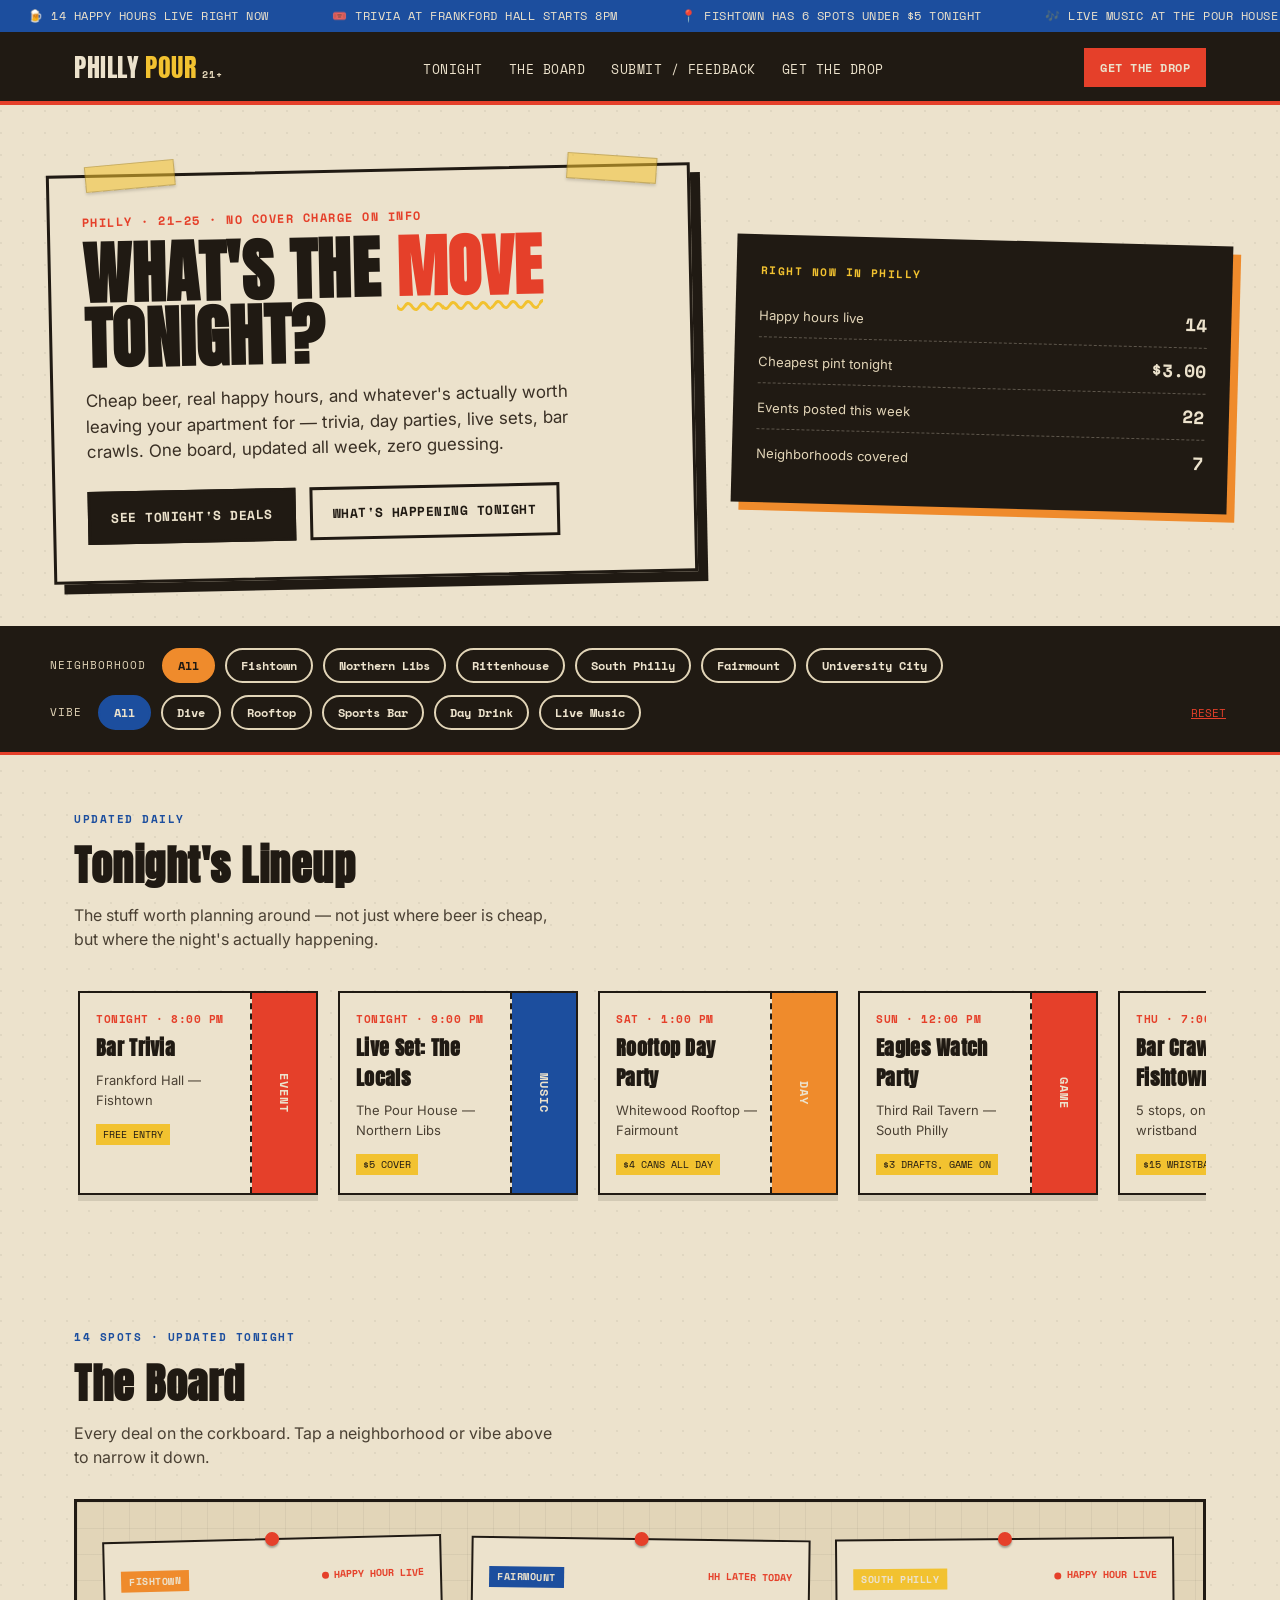
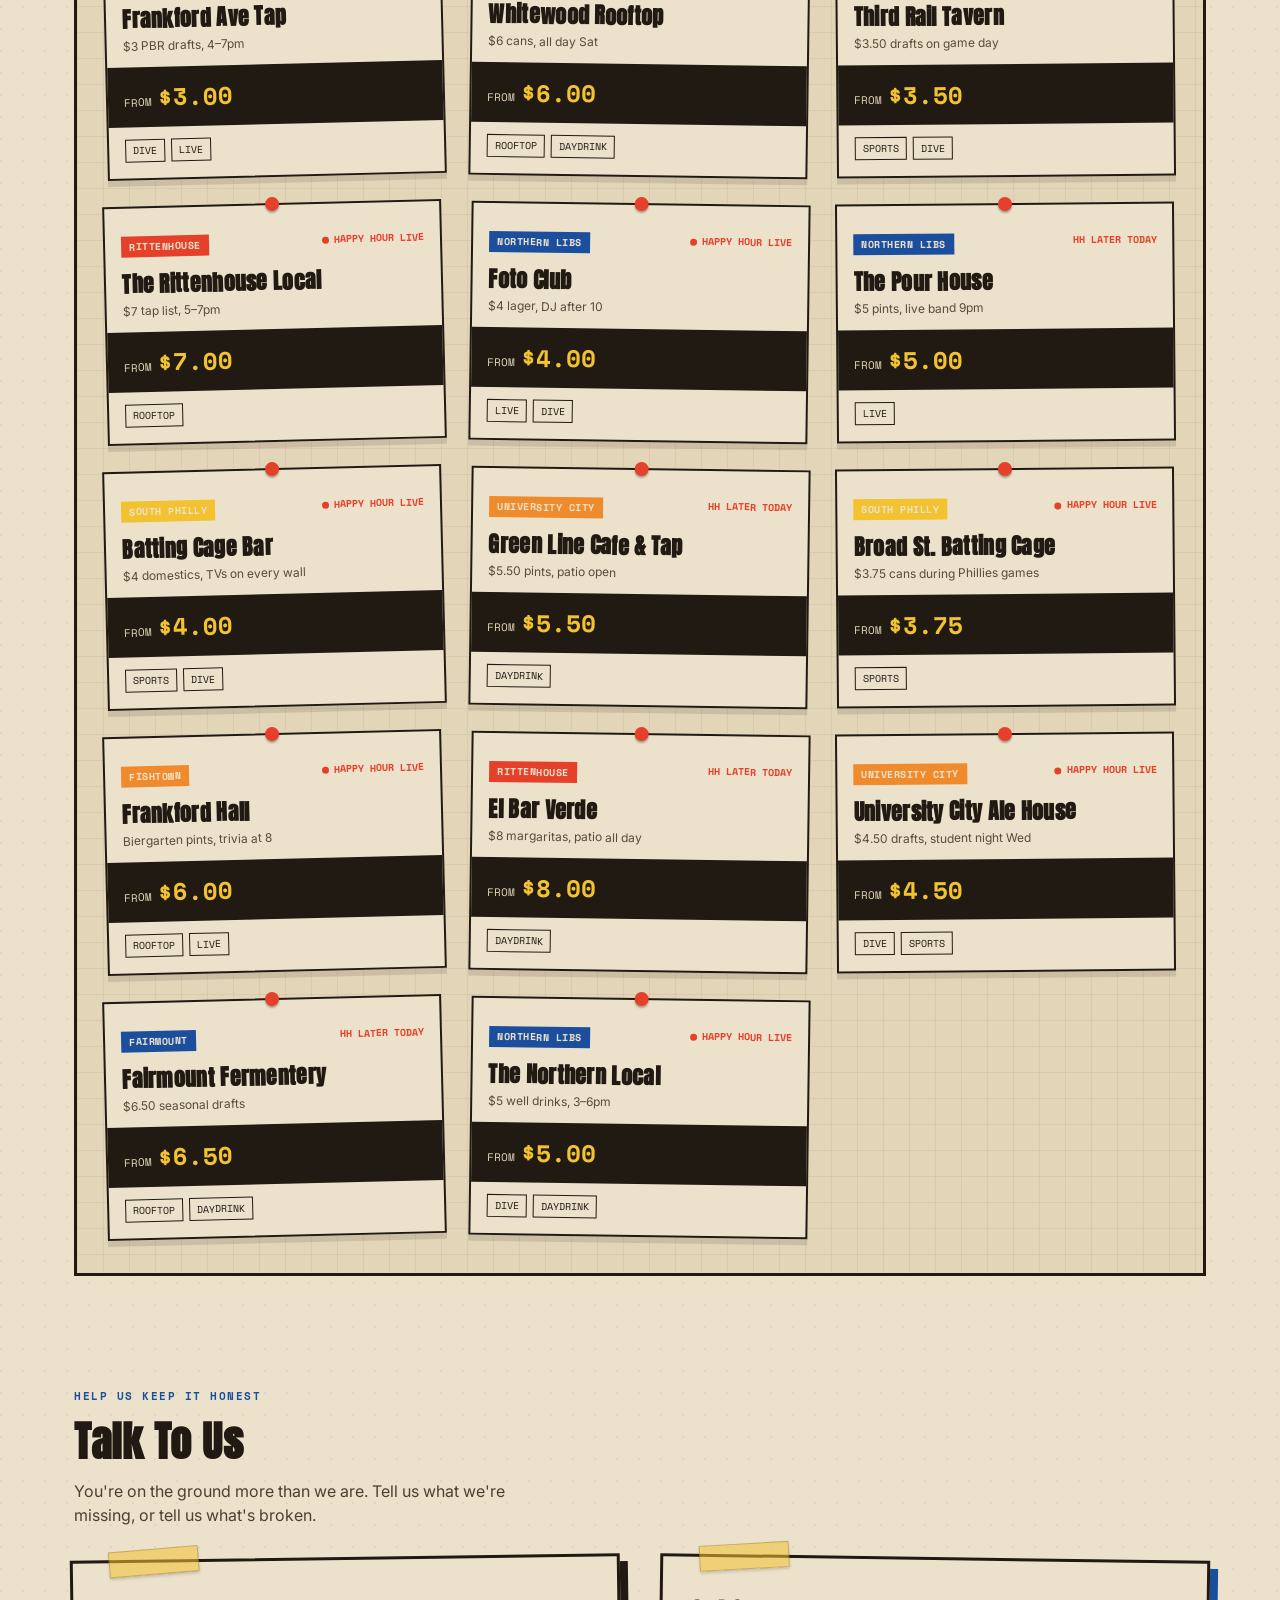
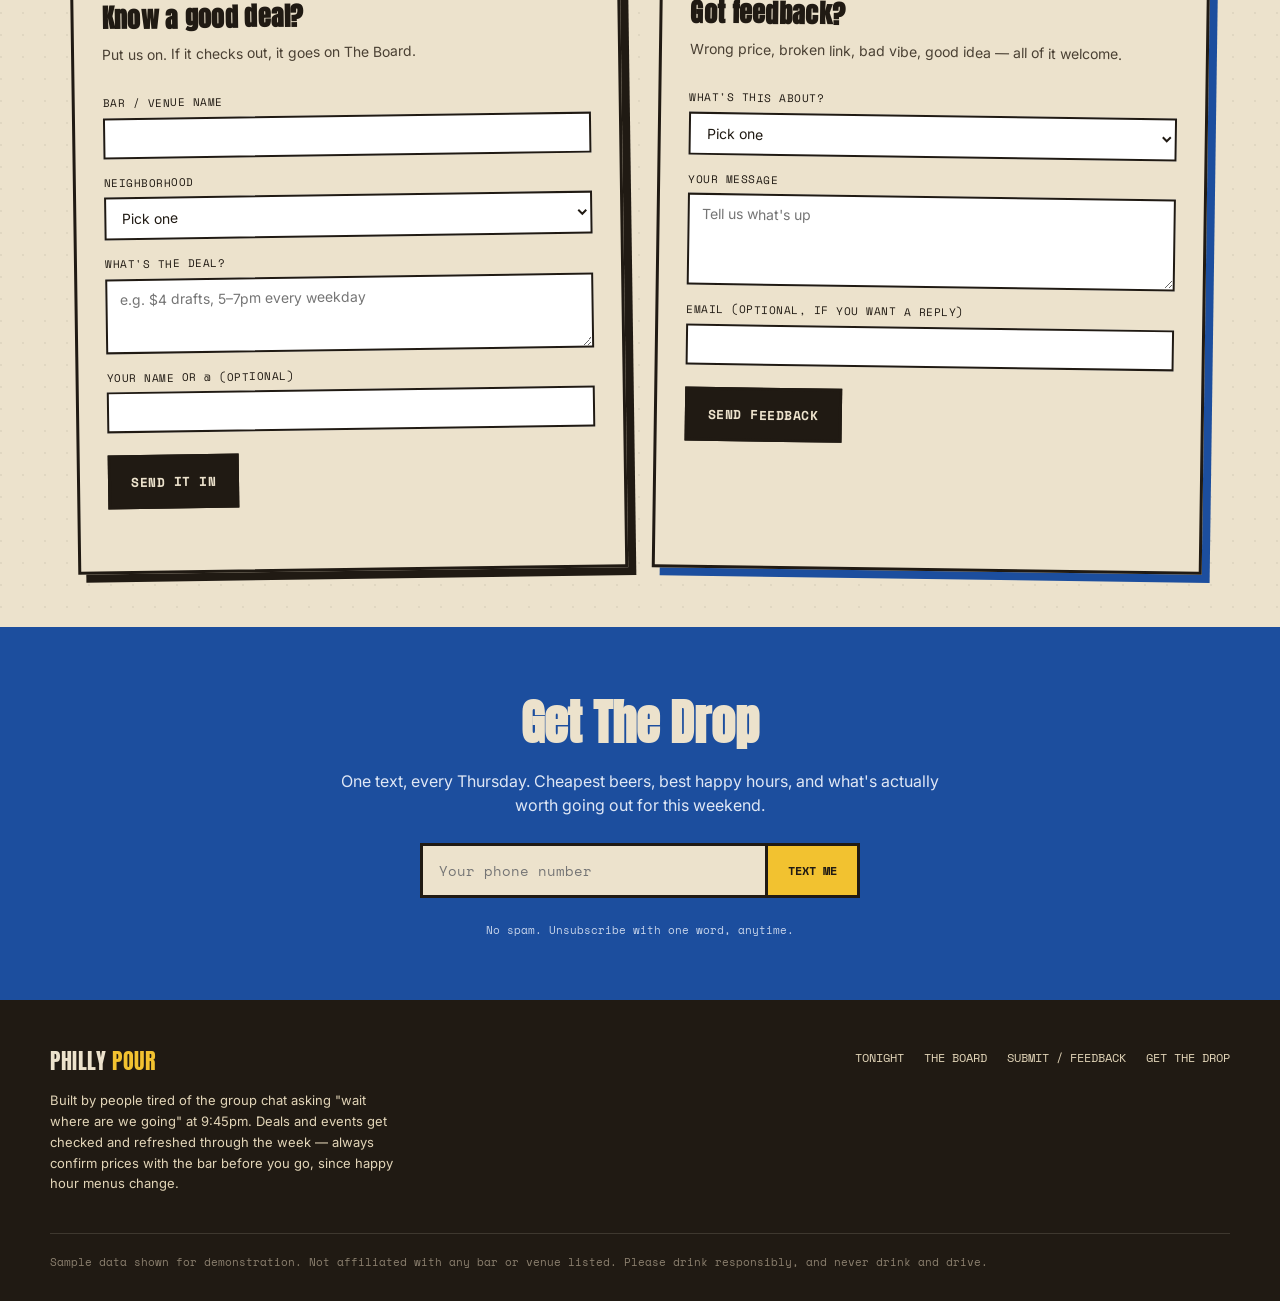
<file: new index.html>
<!DOCTYPE html>
<html lang="en">
<head>
<meta charset="UTF-8">
<meta name="viewport" content="width=device-width, initial-scale=1.0">
<title>Philly Pour — What's the move tonight?</title>
<meta name="description" content="Cheap beer, real happy hours, and whatever's worth going out for tonight in Philly — trivia, day parties, live sets, bar crawls.">
<meta property="og:title" content="Philly Pour — What's the move tonight?">
<meta property="og:description" content="Cheap beer, happy hours, and tonight's lineup — one board for Philly nightlife.">
<meta property="og:type" content="website">
<link rel="icon" href="data:image/svg+xml,%3Csvg xmlns='http://www.w3.org/2000/svg' viewBox='0 0 100 100'%3E%3Crect width='100' height='100' fill='%23201A13'/%3E%3Ctext x='50' y='68' font-size='60' font-family='Arial,sans-serif' font-weight='bold' fill='%23E5402A' text-anchor='middle'%3EP%3C/text%3E%3C/svg%3E">
<link rel="preconnect" href="https://fonts.googleapis.com">
<link href="https://fonts.googleapis.com/css2?family=Anton&family=Space+Mono:wght@400;700&family=Inter:wght@400;500;600;700;800&display=swap" rel="stylesheet">
<style>
:root{
  --paper: #ECE2CC;
  --paper-dark: #E2D5B8;
  --ink: #201A13;
  --riso-red: #E5402A;
  --riso-blue: #1C4E9E;
  --riso-orange: #EF8B2C;
  --acid-yellow: #F2C230;
  --tape: rgba(242,194,48,0.55);
  --card-shadow: 0 6px 0 rgba(32,26,19,0.12);
  --font-display: 'Anton', sans-serif;
  --font-mono: 'Space Mono', monospace;
  --font-body: 'Inter', sans-serif;
  --header-h: 96px; /* updated by JS to the header's real height */
}

*{box-sizing:border-box;}
html{scroll-behavior:smooth;}
body{
  margin:0;
  background:
    radial-gradient(circle at 1px 1px, rgba(32,26,19,0.06) 1px, transparent 0) 0 0/22px 22px,
    var(--paper);
  color:var(--ink);
  font-family:var(--font-body);
  line-height:1.5;
  -webkit-font-smoothing:antialiased;
}
a{color:inherit;}
img,svg{display:block;max-width:100%;}
.container{max-width:1180px;margin:0 auto;padding:0 24px;}
::selection{background:var(--riso-red);color:var(--paper);}

a:focus-visible, button:focus-visible, input:focus-visible{
  outline:3px solid var(--riso-blue);
  outline-offset:2px;
}
.visually-hidden{
  position:absolute; width:1px; height:1px; padding:0; margin:-1px;
  overflow:hidden; clip:rect(0,0,0,0); white-space:nowrap; border:0;
}

/* ---------- NAV ---------- */
header{
  position:sticky; top:0; z-index:50;
  background:var(--ink);
  color:var(--paper);
  border-bottom:4px solid var(--riso-red);
}
.nav{
  display:flex; align-items:center; justify-content:space-between;
  padding:14px 24px;
  max-width:1180px; margin:0 auto;
  gap:16px;
}
.logo{
  font-family:var(--font-display);
  font-size:26px;
  letter-spacing:0.5px;
  display:flex; align-items:baseline; gap:6px;
  text-decoration:none;
  color:var(--paper);
}
.logo span{color:var(--acid-yellow);}
.logo small{
  font-family:var(--font-mono);
  font-size:10px;
  color:var(--paper-dark);
  letter-spacing:1px;
  font-weight:700;
}
.navlinks{display:flex; gap:26px; list-style:none; margin:0; padding:0;}
.navlinks a{
  font-family:var(--font-mono);
  font-size:13px;
  text-transform:uppercase;
  letter-spacing:0.5px;
  text-decoration:none;
  border-bottom:2px solid transparent;
  padding-bottom:2px;
}
.navlinks a:hover{border-bottom-color:var(--riso-red);}
.btn-drop{
  font-family:var(--font-mono);
  font-size:12px;
  font-weight:700;
  letter-spacing:0.5px;
  text-transform:uppercase;
  background:var(--riso-red);
  color:var(--paper);
  border:none;
  padding:11px 16px;
  cursor:pointer;
  white-space:nowrap;
}
.btn-drop:hover{background:#c9331f;}
.navbtns{display:flex; align-items:center; gap:20px;}
@media (max-width:820px){
  .navlinks{display:none;}
}

/* ---------- HERO ---------- */
.ticker-wrap{
  background:var(--riso-blue);
  color:var(--paper);
  overflow:hidden;
  white-space:nowrap;
  border-bottom:2px solid var(--ink);
}
.ticker{
  display:inline-block;
  padding:7px 0;
  font-family:var(--font-mono);
  font-size:12px;
  letter-spacing:0.5px;
  animation:scroll-left 32s linear infinite;
}
.ticker span{padding:0 28px;}
@keyframes scroll-left{
  0%{transform:translateX(0);}
  100%{transform:translateX(-50%);}
}
@media (prefers-reduced-motion:reduce){
  .ticker{animation:none;}
}

.hero{
  padding:64px 24px 48px;
  position:relative;
}
.hero-inner{
  max-width:1180px; margin:0 auto;
  display:grid;
  grid-template-columns:1.3fr 1fr;
  gap:40px;
  align-items:center;
}
.flyer{
  background:var(--paper);
  border:3px solid var(--ink);
  padding:36px 32px;
  position:relative;
  box-shadow:10px 10px 0 var(--ink);
  transform:rotate(-1.2deg);
}
.tape{
  position:absolute;
  width:90px; height:26px;
  background:var(--tape);
  border:1px solid rgba(32,26,19,0.2);
  top:-14px; left:36px;
  transform:rotate(-4deg);
  box-shadow:0 2px 3px rgba(0,0,0,0.15);
}
.tape.two{left:auto; right:30px; top:-12px; transform:rotate(5deg);}
.eyebrow{
  font-family:var(--font-mono);
  font-size:12px;
  letter-spacing:1.5px;
  text-transform:uppercase;
  color:var(--riso-red);
  font-weight:700;
  margin:0 0 10px;
}
h1.headline{
  font-family:var(--font-display);
  font-size:clamp(40px, 6vw, 68px);
  line-height:0.95;
  margin:0 0 18px;
  letter-spacing:0.5px;
}
h1.headline em{
  font-style:normal;
  color:var(--riso-red);
  text-decoration:underline wavy var(--acid-yellow) 3px;
  text-underline-offset:6px;
}
.hero p.sub{
  font-size:17px;
  max-width:46ch;
  margin:0 0 26px;
  color:#3a3025;
}
.hero-ctas{display:flex; gap:14px; flex-wrap:wrap;}
.btn-primary, .btn-secondary{
  font-family:var(--font-mono);
  font-weight:700;
  font-size:13px;
  text-transform:uppercase;
  letter-spacing:0.5px;
  padding:14px 20px;
  text-decoration:none;
  cursor:pointer;
  border:3px solid var(--ink);
  display:inline-block;
}
.btn-primary{background:var(--ink); color:var(--paper);}
.btn-primary:hover{background:var(--riso-red); border-color:var(--riso-red); color:var(--paper);}
.btn-secondary{background:transparent; color:var(--ink);}
.btn-secondary:hover{background:var(--ink); color:var(--paper);}

.stat-stub{
  background:var(--ink);
  color:var(--paper);
  padding:28px 24px;
  position:relative;
  transform:rotate(1.5deg);
  box-shadow:8px 8px 0 var(--riso-orange);
}
.stat-stub h3{
  font-family:var(--font-mono);
  font-size:11px;
  letter-spacing:1.5px;
  text-transform:uppercase;
  color:var(--acid-yellow);
  margin:0 0 12px;
}
.stat-row{display:flex; justify-content:space-between; align-items:baseline; padding:9px 0; border-bottom:1px dashed rgba(236,226,204,0.3);}
.stat-row:last-child{border-bottom:none;}
.stat-num{font-family:var(--font-mono); font-weight:700; font-size:18px; color:var(--paper);}
.stat-label{font-size:13px; color:var(--paper-dark);}
@media (max-width:900px){
  .hero-inner{grid-template-columns:1fr;}
}

/* ---------- SECTION HEADERS ---------- */
.section{padding:56px 24px;}
.section-head{
  display:flex; align-items:flex-end; justify-content:space-between; gap:20px;
  margin-bottom:30px; flex-wrap:wrap;
}
.section-head h2{
  font-family:var(--font-display);
  font-size:clamp(28px,4vw,42px);
  margin:0;
  letter-spacing:0.5px;
}
.section-head p{margin:6px 0 0; color:#4a4033; max-width:48ch;}
.kicker{
  font-family:var(--font-mono);
  font-size:11px;
  letter-spacing:1.5px;
  text-transform:uppercase;
  color:var(--riso-blue);
  font-weight:700;
  display:block;
  margin-bottom:6px;
}

/* ---------- FILTER STRIP ---------- */
.filters{
  background:var(--ink);
  padding:22px 24px;
  position:sticky;
  top:var(--header-h);
  z-index:40;
  border-bottom:3px solid var(--riso-red);
}
.filters-inner{max-width:1180px; margin:0 auto;}
.filter-row{display:flex; flex-wrap:wrap; gap:10px; align-items:center; margin-bottom:12px;}
.filter-row:last-child{margin-bottom:0;}
.filter-label{
  font-family:var(--font-mono); font-size:11px; text-transform:uppercase;
  letter-spacing:1px; color:var(--paper-dark); margin-right:6px; white-space:nowrap;
}
.pill{
  font-family:var(--font-mono);
  font-size:12px;
  font-weight:700;
  padding:7px 14px;
  border-radius:999px;
  border:2px solid var(--paper-dark);
  background:transparent;
  color:var(--paper);
  cursor:pointer;
  transition:all .12s ease;
}
.pill:hover{border-color:var(--acid-yellow);}
.pill.active{background:var(--acid-yellow); border-color:var(--acid-yellow); color:var(--ink);}
.pill.line-orange.active{background:var(--riso-orange); border-color:var(--riso-orange); color:var(--ink);}
.pill.line-blue.active{background:var(--riso-blue); border-color:var(--riso-blue); color:var(--paper);}
.pill-reset{
  font-family:var(--font-mono); font-size:11px; text-transform:uppercase;
  color:var(--riso-red); background:none; border:none; cursor:pointer;
  text-decoration:underline; margin-left:auto; padding:7px 4px;
}

/* ---------- TONIGHT'S LINEUP (horizontal ticket stubs) ---------- */
.lineup-scroll{
  display:flex; gap:20px; overflow-x:auto; padding:10px 4px 22px;
  scrollbar-width:thin;
}
.stub{
  flex:0 0 240px;
  background:var(--paper);
  border:2.5px solid var(--ink);
  position:relative;
  box-shadow:var(--card-shadow);
}
.stub::before{
  content:'';
  position:absolute; top:0; bottom:0; right:64px;
  border-right:2.5px dashed var(--ink);
}
.stub .stub-main{padding:18px 78px 18px 16px;}
.stub .stub-tab{
  position:absolute; top:0; right:0; bottom:0; width:64px;
  display:flex; align-items:center; justify-content:center;
  writing-mode:vertical-rl;
  font-family:var(--font-mono); font-weight:700; font-size:12px;
  letter-spacing:1px; text-transform:uppercase;
  color:var(--paper);
}
.stub-day{
  font-family:var(--font-mono); font-size:11px; text-transform:uppercase;
  color:var(--riso-red); font-weight:700; letter-spacing:0.5px;
}
.stub h4{font-family:var(--font-display); font-size:20px; margin:6px 0 8px; letter-spacing:0.3px;}
.stub .venue{font-size:13px; color:#4a4033; margin:0 0 10px;}
.stub .tag{
  display:inline-block; font-family:var(--font-mono); font-size:10px; text-transform:uppercase;
  background:var(--acid-yellow); padding:3px 7px; margin-top:4px;
}
.lineup-empty, .no-results{
  font-family:var(--font-mono); font-size:14px; color:#584c3c;
  padding:20px 4px;
}

/* ---------- THE BOARD (deal grid) ---------- */
.board{
  background:var(--paper-dark);
  background-image:
    linear-gradient(rgba(32,26,19,0.05) 1px, transparent 1px),
    linear-gradient(90deg, rgba(32,26,19,0.05) 1px, transparent 1px);
  background-size: 26px 26px;
  border:3px solid var(--ink);
  padding:36px 28px;
}
.board-grid{
  display:grid;
  grid-template-columns:repeat(auto-fill, minmax(250px,1fr));
  gap:26px;
}
.deal-card{
  background:var(--paper);
  border:2.5px solid var(--ink);
  padding:0;
  box-shadow:var(--card-shadow);
  transform:rotate(var(--rot,0deg));
  transition:transform .15s ease;
}
.deal-card:hover{transform:rotate(0deg) translateY(-3px);}
.deal-card:nth-child(3n+1){--rot:-1.4deg;}
.deal-card:nth-child(3n+2){--rot:0.8deg;}
.deal-card:nth-child(3n){--rot:-0.5deg;}
.pin{
  width:14px; height:14px; border-radius:50%;
  background:var(--riso-red);
  margin:0 auto; transform:translateY(-8px);
  box-shadow:0 2px 2px rgba(0,0,0,0.3);
}
.deal-top{
  display:flex; justify-content:space-between; align-items:flex-start;
  padding:14px 16px 0;
}
.hood-tag{
  font-family:var(--font-mono); font-size:10px; text-transform:uppercase;
  padding:3px 8px; font-weight:700; letter-spacing:0.5px;
  color:var(--paper);
}
.hh-badge{
  font-family:var(--font-mono); font-size:10px; text-transform:uppercase;
  font-weight:700; color:var(--riso-red);
}
.hh-badge.live::before{
  content:''; display:inline-block; width:7px; height:7px; border-radius:50%;
  background:var(--riso-red); margin-right:5px; vertical-align:middle;
  animation:pulse 1.4s infinite;
}
@keyframes pulse{0%,100%{opacity:1;}50%{opacity:0.3;}}
@media (prefers-reduced-motion:reduce){ .hh-badge.live::before{animation:none;} }

.deal-card h4{
  font-family:var(--font-display); font-size:22px; margin:10px 16px 2px; letter-spacing:0.3px;
}
.deal-card .vibe{font-size:12px; color:#584c3c; margin:0 16px 12px;}
.deal-price{
  display:flex; align-items:baseline; gap:6px;
  background:var(--ink); color:var(--paper);
  padding:12px 16px; margin-top:6px;
}
.deal-price .from{font-family:var(--font-mono); font-size:11px; color:var(--paper-dark); text-transform:uppercase;}
.deal-price .price{font-family:var(--font-mono); font-size:24px; font-weight:700; color:var(--acid-yellow);}
.deal-tags{padding:12px 16px 16px; display:flex; flex-wrap:wrap; gap:6px;}
.deal-tags span{
  font-family:var(--font-mono); font-size:10px; text-transform:uppercase;
  border:1.5px solid var(--ink); padding:3px 7px;
}
.no-results{grid-column:1/-1; text-align:center;}
.board-grid[data-state="loading"] .no-results{display:block;}

/* ---------- SUBMIT / FEEDBACK NOTE CARDS ---------- */
.note-cards{
  display:grid;
  grid-template-columns:1fr 1fr;
  gap:32px;
}
@media (max-width:820px){
  .note-cards{grid-template-columns:1fr;}
}
.note-card{
  background:var(--paper);
  border:3px solid var(--ink);
  padding:30px 28px;
  position:relative;
  box-shadow:8px 8px 0 var(--ink);
  transform:rotate(-0.8deg);
}
.note-card.alt{
  transform:rotate(0.8deg);
  box-shadow:8px 8px 0 var(--riso-blue);
}
.note-card h3{
  font-family:var(--font-display);
  font-size:26px;
  margin:6px 0 6px;
  letter-spacing:0.3px;
}
.note-card .note-sub{
  font-size:14px;
  color:#4a4033;
  margin:0 0 20px;
}
.note-card form{
  display:flex;
  flex-direction:column;
  gap:6px;
}
.note-card label{
  font-family:var(--font-mono);
  font-size:11px;
  text-transform:uppercase;
  letter-spacing:0.5px;
  color:var(--ink);
  margin-top:10px;
}
.note-card input,
.note-card select,
.note-card textarea{
  font-family:var(--font-body);
  font-size:14px;
  padding:10px 12px;
  border:2px solid var(--ink);
  background:#fff;
  color:var(--ink);
  resize:vertical;
}
.note-card input:focus,
.note-card select:focus,
.note-card textarea:focus{
  outline:none;
  background:#fffdf6;
}
.note-card button{margin-top:16px; align-self:flex-start;}
.form-status{
  font-family:var(--font-mono);
  font-size:12px;
  margin-top:10px;
  min-height:16px;
}
.form-status.success{color:#1c7a3e;}
.form-status.error{color:var(--riso-red);}

/* ---------- SIGNUP ---------- */
.signup{
  background:var(--riso-blue);
  color:var(--paper);
  padding:60px 24px;
  text-align:center;
}
.signup-inner{max-width:640px; margin:0 auto;}
.signup h2{font-family:var(--font-display); font-size:clamp(30px,5vw,48px); margin:0 0 10px;}
.signup p{margin:0 0 26px; color:#dfe7f5;}
.signup-form{
  display:flex; gap:0; max-width:440px; margin:0 auto 18px;
  border:3px solid var(--ink);
}
.signup-form input{
  flex:1; border:none; padding:14px 16px; font-family:var(--font-mono); font-size:14px;
  background:var(--paper); color:var(--ink);
  min-width:0;
}
.signup-form input:focus{outline:none; background:#fff;}
.signup-form button{
  background:var(--acid-yellow); color:var(--ink); border:none; border-left:3px solid var(--ink);
  font-family:var(--font-mono); font-weight:700; font-size:12px; text-transform:uppercase;
  padding:0 20px; cursor:pointer;
}
.signup-form button:hover{background:var(--riso-red); color:var(--paper);}
.signup small{font-family:var(--font-mono); font-size:11px; color:#c7d4ea;}
.confirm-msg, .error-msg{
  font-family:var(--font-mono); font-size:13px;
  padding:10px 16px; display:inline-block; margin-bottom:14px;
}
.confirm-msg{background:var(--ink); color:var(--acid-yellow);}
.error-msg{background:var(--ink); color:#ff8f7c;}

/* ---------- FOOTER ---------- */
footer{
  background:var(--ink); color:var(--paper-dark);
  padding:44px 24px 30px;
}
.footer-inner{
  max-width:1180px; margin:0 auto;
  display:flex; justify-content:space-between; gap:30px; flex-wrap:wrap;
}
.footer-inner .logo{font-size:22px;}
footer p{max-width:44ch; font-size:13px; line-height:1.6;}
.foot-links{list-style:none; padding:0; margin:0; display:flex; gap:20px; flex-wrap:wrap;}
.foot-links a{font-family:var(--font-mono); font-size:12px; text-transform:uppercase; text-decoration:none;}
.foot-links a:hover{color:var(--acid-yellow);}
.fine-print{
  max-width:1180px; margin:26px auto 0; padding-top:20px;
  border-top:1px solid rgba(236,226,204,0.15);
  font-family:var(--font-mono); font-size:11px; color:#8a7f6e;
}

</style>
</head>
<body>

<header>
  <div class="ticker-wrap">
    <div class="ticker">
      <span>🍺 14 HAPPY HOURS LIVE RIGHT NOW</span>
      <span>🎟️ TRIVIA AT FRANKFORD HALL STARTS 8PM</span>
      <span>📍 FISHTOWN HAS 6 SPOTS UNDER $5 TONIGHT</span>
      <span>🎶 LIVE MUSIC AT THE POUR HOUSE — 9PM</span>
      <span>🍺 14 HAPPY HOURS LIVE RIGHT NOW</span>
      <span>🎟️ TRIVIA AT FRANKFORD HALL STARTS 8PM</span>
      <span>📍 FISHTOWN HAS 6 SPOTS UNDER $5 TONIGHT</span>
      <span>🎶 LIVE MUSIC AT THE POUR HOUSE — 9PM</span>
    </div>
  </div>
  <nav class="nav">
    <a href="#top" class="logo">PHILLY<span>POUR</span><small>21+</small></a>
    <ul class="navlinks">
      <li><a href="#lineup">Tonight</a></li>
      <li><a href="#board">The Board</a></li>
      <li><a href="#submit">Submit / Feedback</a></li>
      <li><a href="#drop">Get the Drop</a></li>
    </ul>
    <div class="navbtns">
      <button class="btn-drop" onclick="document.getElementById('drop').scrollIntoView()">Get the Drop</button>
    </div>
  </nav>
</header>

<section class="hero" id="top">
  <div class="hero-inner">
    <div class="flyer">
      <div class="tape" aria-hidden="true"></div>
      <div class="tape two" aria-hidden="true"></div>
      <p class="eyebrow">Philly · 21–25 · No cover charge on info</p>
      <h1 class="headline">WHAT'S THE <em>MOVE</em> TONIGHT?</h1>
      <p class="sub">Cheap beer, real happy hours, and whatever's actually worth leaving your apartment for — trivia, day parties, live sets, bar crawls. One board, updated all week, zero guessing.</p>
      <div class="hero-ctas">
        <a href="#board" class="btn-primary">See tonight's deals</a>
        <a href="#lineup" class="btn-secondary">What's happening tonight</a>
      </div>
    </div>
    <div class="stat-stub">
      <h3>Right now in Philly</h3>
      <div class="stat-row"><span class="stat-label">Happy hours live</span><span class="stat-num">14</span></div>
      <div class="stat-row"><span class="stat-label">Cheapest pint tonight</span><span class="stat-num">$3.00</span></div>
      <div class="stat-row"><span class="stat-label">Events posted this week</span><span class="stat-num">22</span></div>
      <div class="stat-row"><span class="stat-label">Neighborhoods covered</span><span class="stat-num">7</span></div>
    </div>
  </div>
</section>

<div class="filters" id="filters">
  <div class="filters-inner">
    <div class="filter-row" role="group" aria-label="Filter by neighborhood">
      <span class="filter-label">Neighborhood</span>
      <button class="pill line-orange active" data-filter="hood" data-value="all" aria-pressed="true">All</button>
      <button class="pill line-orange" data-filter="hood" data-value="fishtown" aria-pressed="false">Fishtown</button>
      <button class="pill line-orange" data-filter="hood" data-value="nolibs" aria-pressed="false">Northern Libs</button>
      <button class="pill line-orange" data-filter="hood" data-value="rittenhouse" aria-pressed="false">Rittenhouse</button>
      <button class="pill line-orange" data-filter="hood" data-value="southphilly" aria-pressed="false">South Philly</button>
      <button class="pill line-orange" data-filter="hood" data-value="fairmount" aria-pressed="false">Fairmount</button>
      <button class="pill line-orange" data-filter="hood" data-value="universitycity" aria-pressed="false">University City</button>
    </div>
    <div class="filter-row" role="group" aria-label="Filter by vibe">
      <span class="filter-label">Vibe</span>
      <button class="pill line-blue active" data-filter="vibe" data-value="all" aria-pressed="true">All</button>
      <button class="pill line-blue" data-filter="vibe" data-value="dive" aria-pressed="false">Dive</button>
      <button class="pill line-blue" data-filter="vibe" data-value="rooftop" aria-pressed="false">Rooftop</button>
      <button class="pill line-blue" data-filter="vibe" data-value="sports" aria-pressed="false">Sports Bar</button>
      <button class="pill line-blue" data-filter="vibe" data-value="daydrink" aria-pressed="false">Day Drink</button>
      <button class="pill line-blue" data-filter="vibe" data-value="live" aria-pressed="false">Live Music</button>
      <button class="pill-reset" id="resetFilters" type="button">Reset</button>
    </div>
  </div>
</div>

<section class="section" id="lineup">
  <div class="container">
    <div class="section-head">
      <div>
        <span class="kicker">Updated daily</span>
        <h2>Tonight's Lineup</h2>
        <p>The stuff worth planning around — not just where beer is cheap, but where the night's actually happening.</p>
      </div>
    </div>
    <div class="lineup-scroll" id="lineupScroll" aria-live="polite">
      <div class="lineup-empty">Loading tonight's lineup…</div>
    </div>
  </div>
</section>

<section class="section" id="board">
  <div class="container">
    <div class="section-head">
      <div>
        <span class="kicker">14 spots · updated tonight</span>
        <h2>The Board</h2>
        <p>Every deal on the corkboard. Tap a neighborhood or vibe above to narrow it down.</p>
      </div>
    </div>
    <div class="board">
      <div class="board-grid" id="boardGrid" aria-live="polite">
        <div class="no-results">Loading deals…</div>
      </div>
    </div>
  </div>
</section>

<section class="section" id="submit">
  <div class="container">
    <div class="section-head">
      <div>
        <span class="kicker">Help us keep it honest</span>
        <h2>Talk To Us</h2>
        <p>You're on the ground more than we are. Tell us what we're missing, or tell us what's broken.</p>
      </div>
    </div>
    <div class="note-cards">
      <div class="note-card">
        <div class="tape" aria-hidden="true"></div>
        <h3>Know a good deal?</h3>
        <p class="note-sub">Put us on. If it checks out, it goes on The Board.</p>
        <form id="dealForm" novalidate>
          <label for="dealBarName">Bar / venue name</label>
          <input type="text" id="dealBarName" name="barName" required>

          <label for="dealHood">Neighborhood</label>
          <select id="dealHood" name="neighborhood" required>
            <option value="" disabled selected>Pick one</option>
            <option value="fishtown">Fishtown</option>
            <option value="nolibs">Northern Libs</option>
            <option value="rittenhouse">Rittenhouse</option>
            <option value="southphilly">South Philly</option>
            <option value="fairmount">Fairmount</option>
            <option value="universitycity">University City</option>
            <option value="other">Somewhere else</option>
          </select>

          <label for="dealDetails">What's the deal?</label>
          <textarea id="dealDetails" name="dealDetails" rows="3" placeholder="e.g. $4 drafts, 5–7pm every weekday" required></textarea>

          <label for="dealSubmitter">Your name or @ (optional)</label>
          <input type="text" id="dealSubmitter" name="submitterName">

          <button type="submit" class="btn-primary">Send it in</button>
          <div class="form-status" id="dealFormStatus" role="status"></div>
        </form>
      </div>

      <div class="note-card alt">
        <div class="tape" aria-hidden="true"></div>
        <h3>Got feedback?</h3>
        <p class="note-sub">Wrong price, broken link, bad vibe, good idea — all of it welcome.</p>
        <form id="feedbackForm" novalidate>
          <label for="feedbackType">What's this about?</label>
          <select id="feedbackType" name="feedbackType" required>
            <option value="" disabled selected>Pick one</option>
            <option value="Wrong info">Something's wrong / outdated</option>
            <option value="Bug">Site bug</option>
            <option value="Event suggestion">Event suggestion</option>
            <option value="General">General feedback</option>
          </select>

          <label for="feedbackMessage">Your message</label>
          <textarea id="feedbackMessage" name="message" rows="4" placeholder="Tell us what's up" required></textarea>

          <label for="feedbackContact">Email (optional, if you want a reply)</label>
          <input type="email" id="feedbackContact" name="contact">

          <button type="submit" class="btn-primary">Send feedback</button>
          <div class="form-status" id="feedbackFormStatus" role="status"></div>
        </form>
      </div>
    </div>
  </div>
</section>

<section class="signup" id="drop">
  <div class="signup-inner">
    <h2>Get The Drop</h2>
    <p>One text, every Thursday. Cheapest beers, best happy hours, and what's actually worth going out for this weekend.</p>
    <div id="confirmMsg" style="display:none;" role="status"></div>
    <form class="signup-form" id="dropForm">
      <label for="dropInput" class="visually-hidden">Phone number</label>
      <input type="tel" placeholder="Your phone number" id="dropInput" required autocomplete="tel">
      <button type="submit">Text me</button>
    </form>
    <small>No spam. Unsubscribe with one word, anytime.</small>
  </div>
</section>

<footer>
  <div class="footer-inner">
    <div>
      <a href="#top" class="logo">PHILLY<span>POUR</span></a>
      <p>Built by people tired of the group chat asking "wait where are we going" at 9:45pm. Deals and events get checked and refreshed through the week — always confirm prices with the bar before you go, since happy hour menus change.</p>
    </div>
    <ul class="foot-links">
      <li><a href="#lineup">Tonight</a></li>
      <li><a href="#board">The Board</a></li>
      <li><a href="#submit">Submit / Feedback</a></li>
      <li><a href="#drop">Get the Drop</a></li>
    </ul>
  </div>
  <div class="fine-print">
    Sample data shown for demonstration. Not affiliated with any bar or venue listed. Please drink responsibly, and never drink and drive.
  </div>
</footer>

<script>
// ============================================================
// PHILLY POUR — site script
//
// To go live with real texts/emails from the signup form, this is
// a static site (GitHub Pages has no backend), so wire the form to
// a free form-handling service. Formspree is the easiest:
//   1. Create a form at https://formspree.io (free tier is fine)
//   2. Paste your form endpoint below into FORM_ENDPOINT
// Until you do, the form just shows a confirmation message locally
// and logs the submission to the console.
// ============================================================
const FORM_ENDPOINT = ""; // e.g. "https://formspree.io/f/xxxxxxx"

// ============================================================
// The "Know a good deal?" and "Feedback" forms both post to a
// Google Apps Script Web App, which appends each submission as a
// row in a Google Sheet — one tab for deals, one for feedback.
// Full setup steps (paste-able Apps Script code included) are in
// the README under "Connecting the deal & feedback forms to a
// Google Sheet." Until you set this, both forms show a confirmation
// message locally and log the submission to the console.
// ============================================================
const GOOGLE_SCRIPT_URL = ""; // e.g. "https://script.google.com/macros/s/AKfycb.../exec"

const HOOD_COLORS = {
  fishtown: '#EF8B2C',
  nolibs: '#1C4E9E',
  rittenhouse: '#E5402A',
  southphilly: '#F2C230',
  fairmount: '#1C4E9E',
  universitycity: '#EF8B2C',
};
const HOOD_LABELS = {
  fishtown: 'Fishtown',
  nolibs: 'Northern Libs',
  rittenhouse: 'Rittenhouse',
  southphilly: 'South Philly',
  fairmount: 'Fairmount',
  universitycity: 'University City',
};

let deals = [];
let events = [];

// ---------- Header height -> keeps the filter bar pinned right below the nav ----------
function updateHeaderOffset(){
  const header = document.querySelector('header');
  if(header){
    document.documentElement.style.setProperty('--header-h', header.offsetHeight + 'px');
  }
}
window.addEventListener('resize', updateHeaderOffset);

// ---------- Data loading ----------
function loadData(){
  // Data is baked directly into this file (no fetch, no separate JSON files)
  // so the page works the moment you open it — no local server needed.
  deals = [
  {"name":"Frankford Ave Tap","hood":"fishtown","price":3.00,"vibe":["dive","live"],"hh":"live","note":"$3 PBR drafts, 4–7pm"},
  {"name":"Whitewood Rooftop","hood":"fairmount","price":6.00,"vibe":["rooftop","daydrink"],"hh":"soon","note":"$6 cans, all day Sat"},
  {"name":"Third Rail Tavern","hood":"southphilly","price":3.50,"vibe":["sports","dive"],"hh":"live","note":"$3.50 drafts on game day"},
  {"name":"The Rittenhouse Local","hood":"rittenhouse","price":7.00,"vibe":["rooftop"],"hh":"live","note":"$7 tap list, 5–7pm"},
  {"name":"Foto Club","hood":"nolibs","price":4.00,"vibe":["live","dive"],"hh":"live","note":"$4 lager, DJ after 10"},
  {"name":"The Pour House","hood":"nolibs","price":5.00,"vibe":["live"],"hh":"soon","note":"$5 pints, live band 9pm"},
  {"name":"Batting Cage Bar","hood":"southphilly","price":4.00,"vibe":["sports","dive"],"hh":"live","note":"$4 domestics, TVs on every wall"},
  {"name":"Green Line Cafe & Tap","hood":"universitycity","price":5.50,"vibe":["daydrink"],"hh":"soon","note":"$5.50 pints, patio open"},
  {"name":"Broad St. Batting Cage","hood":"southphilly","price":3.75,"vibe":["sports"],"hh":"live","note":"$3.75 cans during Phillies games"},
  {"name":"Frankford Hall","hood":"fishtown","price":6.00,"vibe":["rooftop","live"],"hh":"live","note":"Biergarten pints, trivia at 8"},
  {"name":"El Bar Verde","hood":"rittenhouse","price":8.00,"vibe":["daydrink"],"hh":"soon","note":"$8 margaritas, patio all day"},
  {"name":"University City Ale House","hood":"universitycity","price":4.50,"vibe":["dive","sports"],"hh":"live","note":"$4.50 drafts, student night Wed"},
  {"name":"Fairmount Fermentery","hood":"fairmount","price":6.50,"vibe":["rooftop","daydrink"],"hh":"soon","note":"$6.50 seasonal drafts"},
  {"name":"The Northern Local","hood":"nolibs","price":5.00,"vibe":["dive","daydrink"],"hh":"live","note":"$5 well drinks, 3–6pm"}
];
  events = [
  {"day":"Tonight · 8:00 PM","title":"Bar Trivia","venue":"Frankford Hall — Fishtown","tag":"Free entry","kind":"EVENT","color":"var(--riso-red)"},
  {"day":"Tonight · 9:00 PM","title":"Live Set: The Locals","venue":"The Pour House — Northern Libs","tag":"$5 cover","kind":"MUSIC","color":"var(--riso-blue)"},
  {"day":"Sat · 1:00 PM","title":"Rooftop Day Party","venue":"Whitewood Rooftop — Fairmount","tag":"$4 cans all day","kind":"DAY","color":"var(--riso-orange)"},
  {"day":"Sun · 12:00 PM","title":"Eagles Watch Party","venue":"Third Rail Tavern — South Philly","tag":"$3 drafts, game on","kind":"GAME","color":"var(--riso-red)"},
  {"day":"Thu · 7:00 PM","title":"Bar Crawl: Fishtown Loop","venue":"5 stops, one wristband","tag":"$15 wristband","kind":"CRAWL","color":"var(--riso-blue)"}
];
  renderLineup();
  renderBoard();
}

// ---------- Render: Tonight's Lineup ----------
function renderLineup(){
  const lineup = document.getElementById('lineupScroll');
  lineup.innerHTML = '';
  if(!events.length){
    lineup.innerHTML = '<div class="lineup-empty">Nothing posted yet — check back soon.</div>';
    return;
  }
  events.forEach(ev => {
    const stub = document.createElement('div');
    stub.className = 'stub';
    stub.innerHTML = `
      <div class="stub-main">
        <div class="stub-day">${escapeHtml(ev.day)}</div>
        <h4>${escapeHtml(ev.title)}</h4>
        <p class="venue">${escapeHtml(ev.venue)}</p>
        <span class="tag">${escapeHtml(ev.tag)}</span>
      </div>
      <div class="stub-tab" style="background:${ev.color}">${escapeHtml(ev.kind)}</div>
    `;
    lineup.appendChild(stub);
  });
}

// ---------- Render: The Board ----------
function renderBoard(){
  const board = document.getElementById('boardGrid');
  const activeHood = document.querySelector('[data-filter="hood"].active')?.dataset.value || 'all';
  const activeVibe = document.querySelector('[data-filter="vibe"].active')?.dataset.value || 'all';

  const filtered = deals.filter(d => {
    const hoodOk = activeHood === 'all' || d.hood === activeHood;
    const vibeOk = activeVibe === 'all' || d.vibe.includes(activeVibe);
    return hoodOk && vibeOk;
  });

  board.innerHTML = '';
  if(filtered.length === 0){
    board.innerHTML = '<div class="no-results">Nothing matches that combo yet — try Reset or check back tomorrow.</div>';
    return;
  }

  filtered.forEach(d => {
    const card = document.createElement('div');
    card.className = 'deal-card';
    const hhLive = d.hh === 'live';
    card.innerHTML = `
      <div class="pin"></div>
      <div class="deal-top">
        <span class="hood-tag" style="background:${HOOD_COLORS[d.hood] || '#999'}">${escapeHtml(HOOD_LABELS[d.hood] || d.hood)}</span>
        <span class="hh-badge ${hhLive ? 'live' : ''}">${hhLive ? 'Happy hour live' : 'HH later today'}</span>
      </div>
      <h4>${escapeHtml(d.name)}</h4>
      <p class="vibe">${escapeHtml(d.note)}</p>
      <div class="deal-price">
        <span class="from">From</span>
        <span class="price">$${Number(d.price).toFixed(2)}</span>
      </div>
      <div class="deal-tags">
        ${d.vibe.map(v => `<span>${escapeHtml(v)}</span>`).join('')}
      </div>
    `;
    board.appendChild(card);
  });
}

function escapeHtml(str){
  const div = document.createElement('div');
  div.textContent = str ?? '';
  return div.innerHTML;
}

// ---------- Filters ----------
function wireFilters(){
  document.querySelectorAll('.pill[data-filter]').forEach(btn => {
    btn.addEventListener('click', () => {
      const group = btn.dataset.filter;
      document.querySelectorAll(`[data-filter="${group}"]`).forEach(b => {
        b.classList.remove('active');
        b.setAttribute('aria-pressed', 'false');
      });
      btn.classList.add('active');
      btn.setAttribute('aria-pressed', 'true');
      renderBoard();
    });
  });

  document.getElementById('resetFilters').addEventListener('click', () => {
    document.querySelectorAll('[data-filter="hood"]').forEach(b => {
      b.classList.remove('active');
      b.setAttribute('aria-pressed', 'false');
    });
    document.querySelector('[data-filter="hood"][data-value="all"]').classList.add('active');
    document.querySelector('[data-filter="hood"][data-value="all"]').setAttribute('aria-pressed', 'true');

    document.querySelectorAll('[data-filter="vibe"]').forEach(b => {
      b.classList.remove('active');
      b.setAttribute('aria-pressed', 'false');
    });
    document.querySelector('[data-filter="vibe"][data-value="all"]').classList.add('active');
    document.querySelector('[data-filter="vibe"][data-value="all"]').setAttribute('aria-pressed', 'true');

    renderBoard();
  });
}

// ---------- Signup form ----------
function wireSignupForm(){
  const form = document.getElementById('dropForm');
  const confirmMsg = document.getElementById('confirmMsg');

  form.addEventListener('submit', async (e) => {
    e.preventDefault();
    confirmMsg.className = '';
    confirmMsg.style.display = 'none';

    const input = document.getElementById('dropInput');
    const value = input.value.trim();

    if(!FORM_ENDPOINT){
      // Demo mode: no backend configured yet.
      console.info('Philly Pour signup (demo mode, not sent anywhere):', value);
      confirmMsg.textContent = "✓ You're in. (Demo mode — connect FORM_ENDPOINT in js/script.js to actually collect signups.)";
      confirmMsg.className = 'confirm-msg';
      confirmMsg.style.display = 'inline-block';
      form.reset();
      return;
    }

    try{
      const res = await fetch(FORM_ENDPOINT, {
        method: 'POST',
        headers: { 'Accept': 'application/json', 'Content-Type': 'application/json' },
        body: JSON.stringify({ phone: value }),
      });
      if(!res.ok) throw new Error('Form endpoint returned an error');
      confirmMsg.textContent = "✓ You're in. Watch for a text Thursday.";
      confirmMsg.className = 'confirm-msg';
      confirmMsg.style.display = 'inline-block';
      form.reset();
    }catch(err){
      console.error('Philly Pour signup failed:', err);
      confirmMsg.textContent = "Something went wrong — try again in a minute.";
      confirmMsg.className = 'error-msg';
      confirmMsg.style.display = 'inline-block';
    }
  });
}

// ---------- Shared: post a row to the Google Sheet ----------
async function submitToSheet(payload){
  if(!GOOGLE_SCRIPT_URL){
    console.info('Philly Pour submission (demo mode, not sent anywhere):', payload);
    return { ok: true, demo: true };
  }
  // Sent as text/plain on purpose: it avoids the CORS preflight (OPTIONS)
  // request that Apps Script web apps don't handle, which is the most
  // common reason these submissions silently fail. The Apps Script code
  // in the README parses this as JSON on the other end.
  const res = await fetch(GOOGLE_SCRIPT_URL, {
    method: 'POST',
    headers: { 'Content-Type': 'text/plain;charset=utf-8' },
    body: JSON.stringify(payload),
  });
  if(!res.ok) throw new Error('Sheet endpoint returned an error');
  return { ok: true, demo: false };
}

function setStatus(el, message, kind){
  el.textContent = message;
  el.className = 'form-status' + (kind ? ' ' + kind : '');
}

// ---------- Deal submission form ----------
function wireDealForm(){
  const form = document.getElementById('dealForm');
  const status = document.getElementById('dealFormStatus');

  form.addEventListener('submit', async (e) => {
    e.preventDefault();
    if(!form.checkValidity()){
      form.reportValidity();
      return;
    }
    setStatus(status, 'Sending…');

    const payload = {
      formType: 'deal',
      barName: document.getElementById('dealBarName').value.trim(),
      neighborhood: document.getElementById('dealHood').value,
      dealDetails: document.getElementById('dealDetails').value.trim(),
      submitterName: document.getElementById('dealSubmitter').value.trim(),
    };

    try{
      const result = await submitToSheet(payload);
      setStatus(status, result.demo
        ? '✓ Got it. (Demo mode — connect GOOGLE_SCRIPT_URL in js/script.js to actually save this.)'
        : "✓ Thanks — we'll check it out and get it on The Board.", 'success');
      form.reset();
    }catch(err){
      console.error('Philly Pour deal submission failed:', err);
      setStatus(status, "Something went wrong — try again in a minute.", 'error');
    }
  });
}

// ---------- Feedback form ----------
function wireFeedbackForm(){
  const form = document.getElementById('feedbackForm');
  const status = document.getElementById('feedbackFormStatus');

  form.addEventListener('submit', async (e) => {
    e.preventDefault();
    if(!form.checkValidity()){
      form.reportValidity();
      return;
    }
    setStatus(status, 'Sending…');

    const payload = {
      formType: 'feedback',
      feedbackType: document.getElementById('feedbackType').value,
      message: document.getElementById('feedbackMessage').value.trim(),
      contact: document.getElementById('feedbackContact').value.trim(),
    };

    try{
      const result = await submitToSheet(payload);
      setStatus(status, result.demo
        ? '✓ Got it. (Demo mode — connect GOOGLE_SCRIPT_URL in js/script.js to actually save this.)'
        : "✓ Thanks, appreciate it.", 'success');
      form.reset();
    }catch(err){
      console.error('Philly Pour feedback submission failed:', err);
      setStatus(status, "Something went wrong — try again in a minute.", 'error');
    }
  });
}

// ---------- Init ----------
document.addEventListener('DOMContentLoaded', () => {
  updateHeaderOffset();
  wireFilters();
  wireSignupForm();
  wireDealForm();
  wireFeedbackForm();
  loadData();
});

</script>
</body>
</html>
</file>
